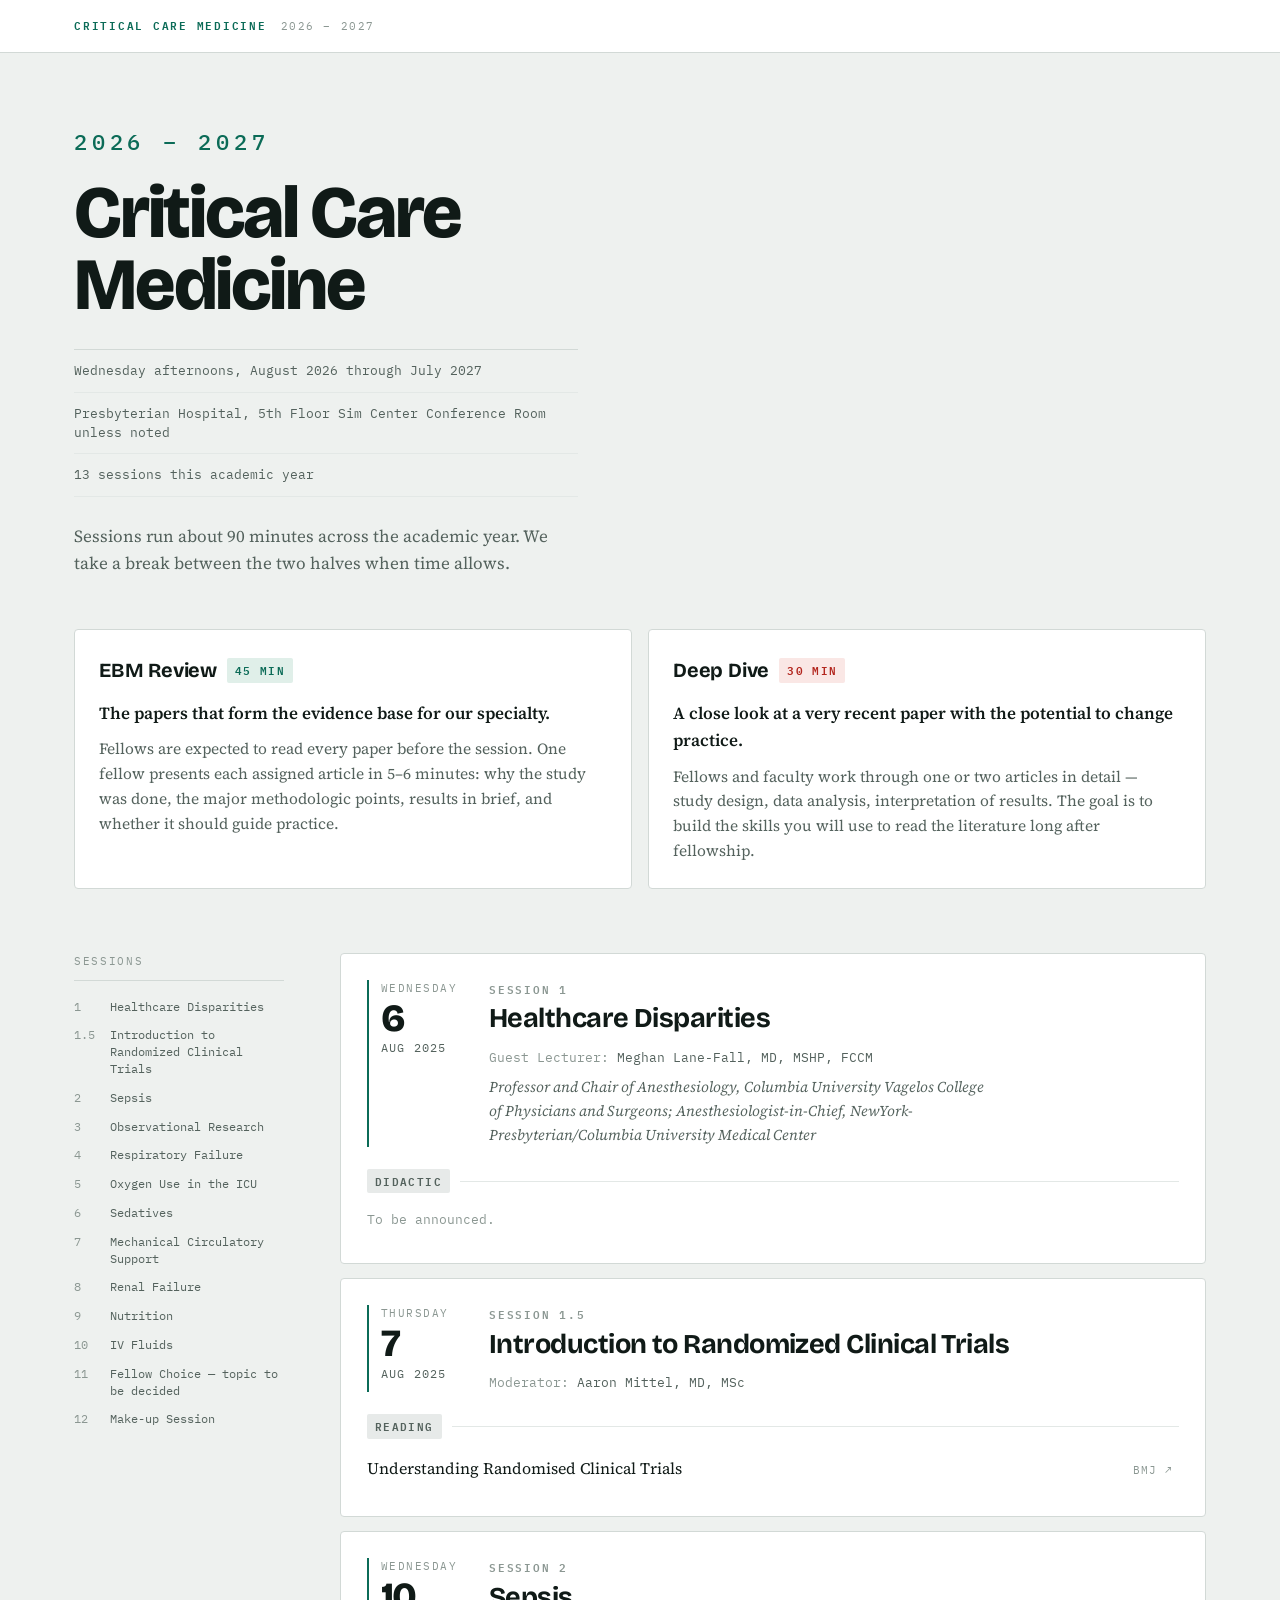
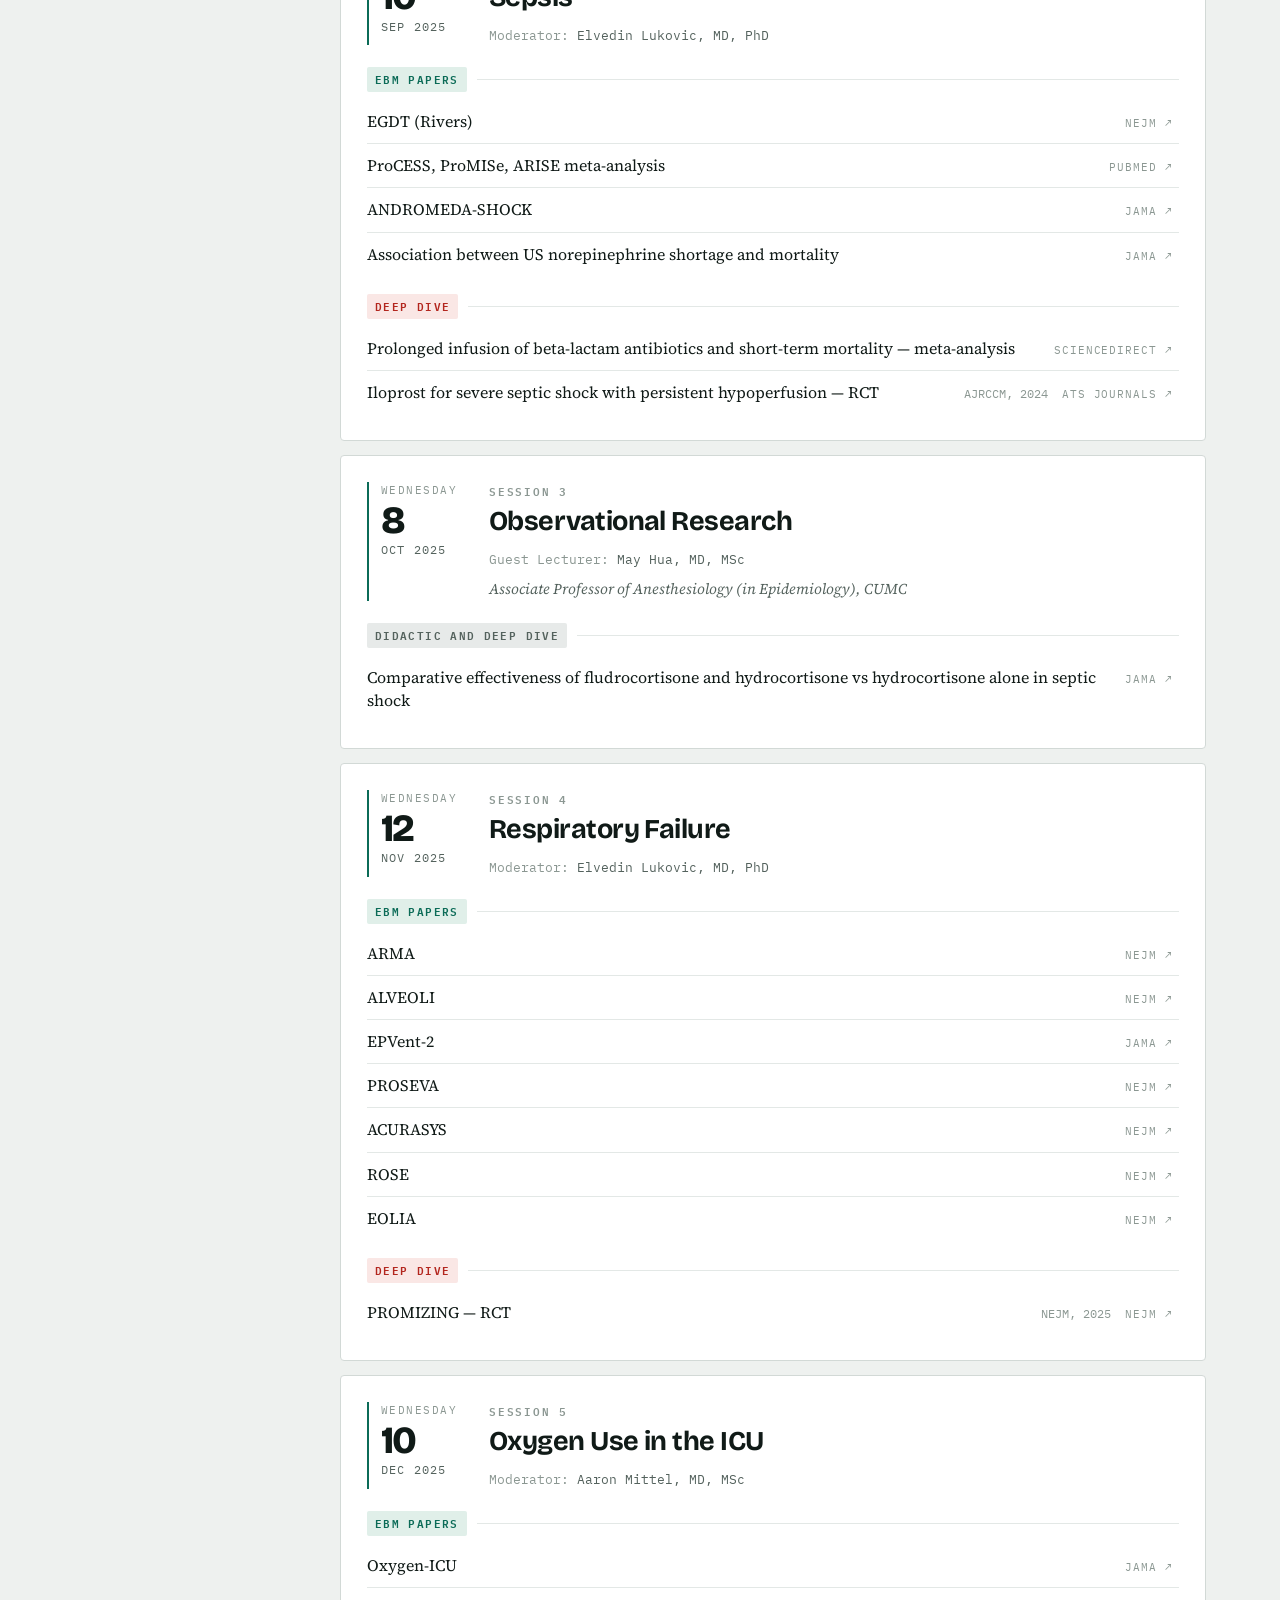
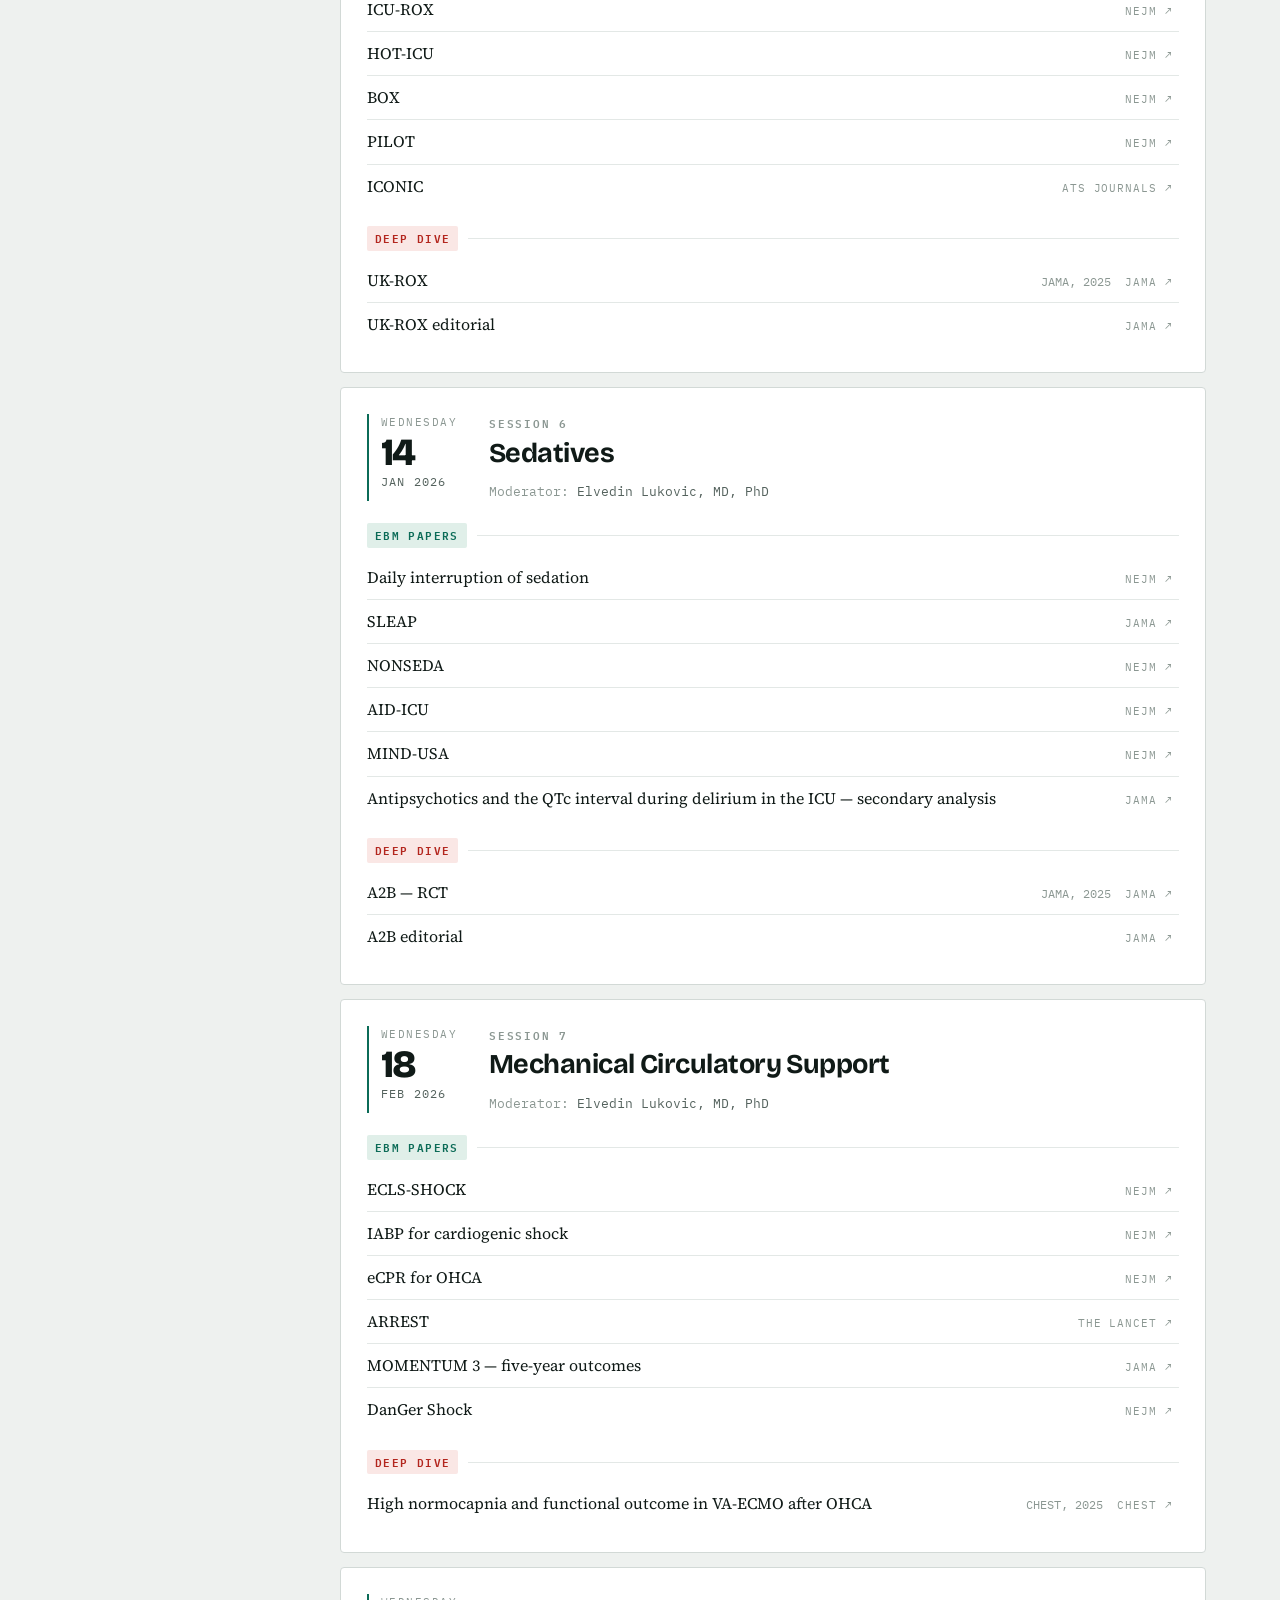
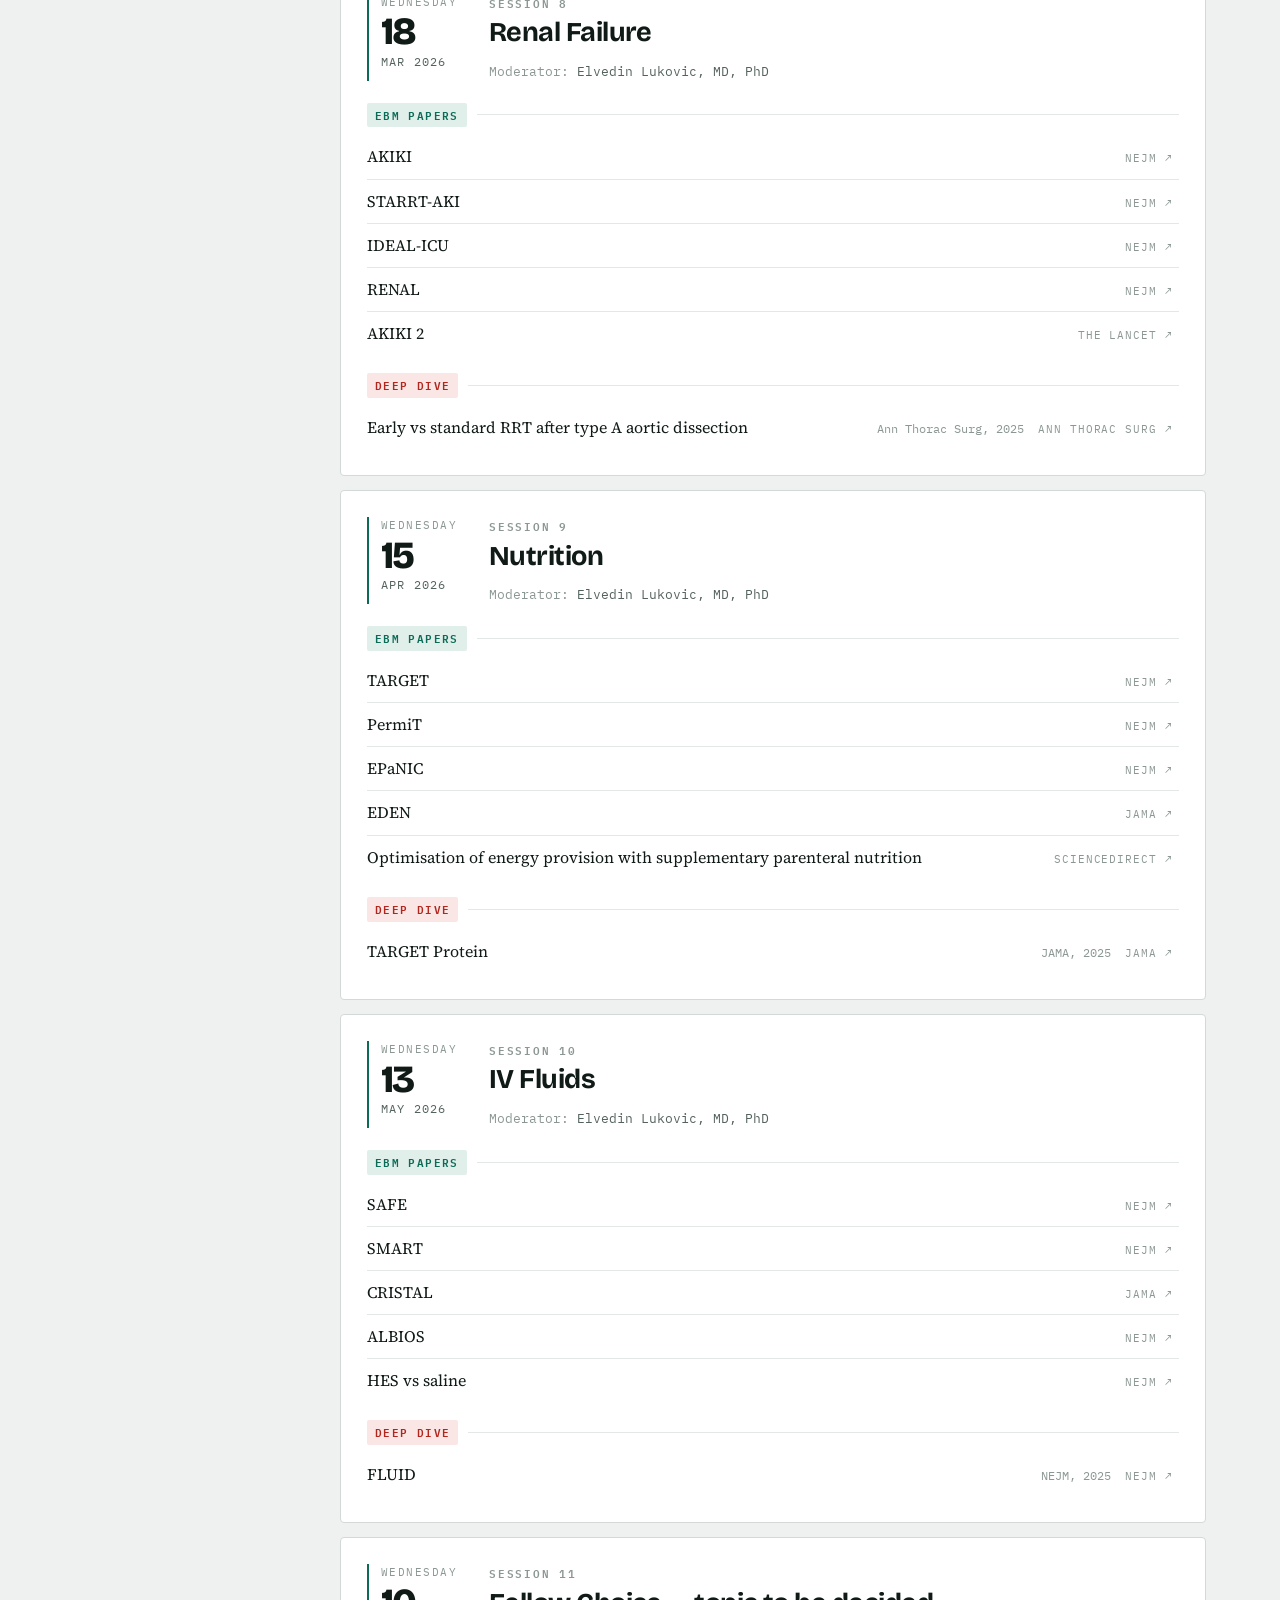
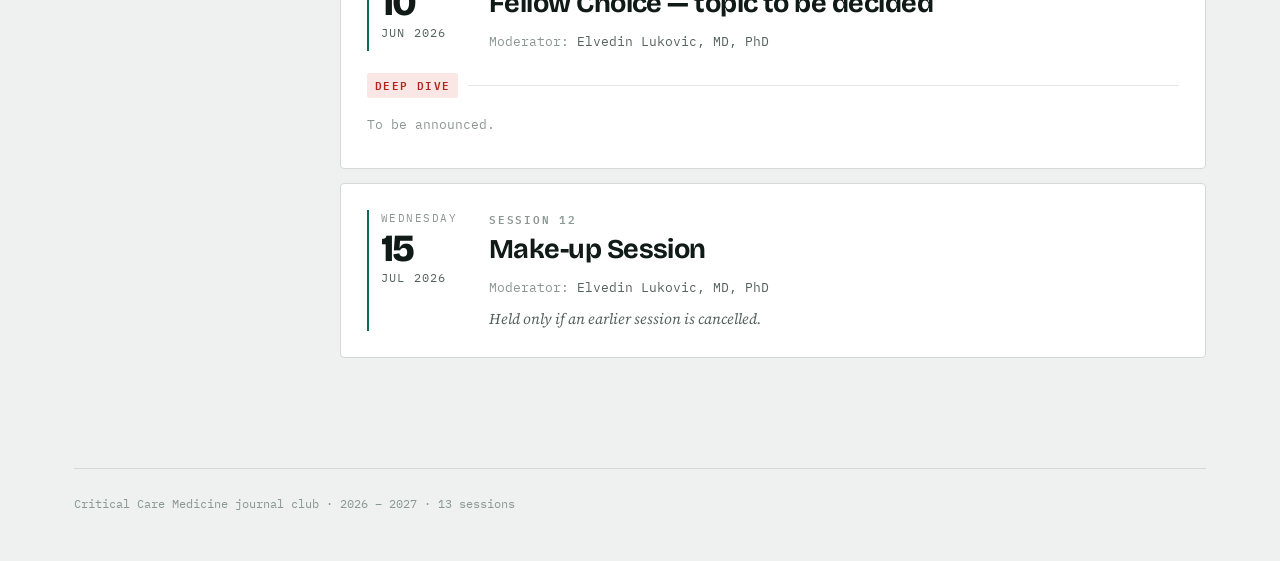
<file: index.html>
<!DOCTYPE html>
<html lang="en">
<head>
<meta charset="utf-8">
<meta name="viewport" content="width=device-width, initial-scale=1">
<title>Critical Care Medicine Journal Club — 2026–2027</title>
<meta name="description" content="Critical Care Medicine journal club schedule, 2026–2027 academic year.">
<link rel="preconnect" href="https://fonts.googleapis.com">
<link rel="preconnect" href="https://fonts.gstatic.com" crossorigin>
<link href="https://fonts.googleapis.com/css2?family=Bricolage+Grotesque:opsz,wght@12..96,500;12..96,700;12..96,800&family=IBM+Plex+Mono:wght@400;500;600&family=Source+Serif+4:ital,opsz,wght@0,8..60,400;0,8..60,600;1,8..60,400&display=swap" rel="stylesheet">

<script>
/* ============================================================================
   EDIT EVERYTHING HERE. Nothing below this block needs to be touched.

   To add a session, copy one { ... } chunk inside `sessions` and change it.
   To add a paper, add { title: "...", url: "..." } to a papers list.

   date:  always "YYYY-MM-DD". The weekday ("Wednesday") is worked out for you.
   kind:  "ebm" | "deep" | "didactic"  — only controls the colour of the tag.
   Any field you don't need, just delete the line.
   Leave papers: [] and the section shows "To be announced."
   ========================================================================== */

const PAGE = {

  program:  "Critical Care Medicine",
  subtitle: "Journal Club",
  year:     "2026 – 2027",

  // Short lines that sit under the title.
  meta: [
    "Wednesday afternoons, August 2026 through July 2027",
    "Presbyterian Hospital, 5th Floor Sim Center Conference Room unless noted"
  ],

  // Free paragraphs of introduction. Add or remove as you like.
  intro: [
    "Sessions run about 90 minutes across the academic year. We take a break between the two halves when time allows."
  ],

  // The two standing components of each session.
  formats: [
    {
      kind:    "ebm",
      name:    "EBM Review",
      minutes: "45 min",
      summary: "The papers that form the evidence base for our specialty.",
      detail:  "Fellows are expected to read every paper before the session. One fellow presents each assigned article in 5–6 minutes: why the study was done, the major methodologic points, results in brief, and whether it should guide practice."
    },
    {
      kind:    "deep",
      name:    "Deep Dive",
      minutes: "30 min",
      summary: "A close look at a very recent paper with the potential to change practice.",
      detail:  "Fellows and faculty work through one or two articles in detail — study design, data analysis, interpretation of results. The goal is to build the skills you will use to read the literature long after fellowship."
    }
  ],

  sessions: [

    {
      number: "1",
      title:  "Healthcare Disparities",
      date:   "2025-08-06",
      role:   "Guest Lecturer",
      person: "Meghan Lane-Fall, MD, MSHP, FCCM",
      affiliation: "Professor and Chair of Anesthesiology, Columbia University Vagelos College of Physicians and Surgeons; Anesthesiologist-in-Chief, NewYork-Presbyterian/Columbia University Medical Center",
      groups: [
        { kind: "didactic", label: "Didactic", papers: [] }
      ]
    },

    {
      number: "1.5",
      title:  "Introduction to Randomized Clinical Trials",
      date:   "2025-08-07",
      role:   "Moderator",
      person: "Aaron Mittel, MD, MSc",
      groups: [
        { kind: "didactic", label: "Reading", papers: [
          { title: "Understanding Randomised Clinical Trials", url: "https://adc.bmj.com/content/90/8/840" }
        ]}
      ]
    },

    {
      number: "2",
      title:  "Sepsis",
      date:   "2025-09-10",
      role:   "Moderator",
      person: "Elvedin Lukovic, MD, PhD",
      groups: [
        { kind: "ebm", label: "EBM papers", papers: [
          { title: "EGDT (Rivers)", url: "https://www.nejm.org/doi/full/10.1056/NEJMoa010307" },
          { title: "ProCESS, ProMISe, ARISE meta-analysis", url: "https://pubmed.ncbi.nlm.nih.gov/25952825/" },
          { title: "ANDROMEDA-SHOCK", url: "https://jamanetwork.com/journals/jama/fullarticle/2724361" },
          { title: "Association between US norepinephrine shortage and mortality", url: "https://jamanetwork.com/journals/jama/fullarticle/2612912" }
        ]},
        { kind: "deep", label: "Deep Dive", papers: [
          { title: "Prolonged infusion of beta-lactam antibiotics and short-term mortality — meta-analysis", url: "https://www.sciencedirect.com/science/article/pii/S2213716525001730?via%3Dihub" },
          { title: "Iloprost for severe septic shock with persistent hypoperfusion — RCT", note: "AJRCCM, 2024", url: "https://www.atsjournals.org/doi/full/10.1164/rccm.202410-1924OC" }
        ]}
      ]
    },

    {
      number: "3",
      title:  "Observational Research",
      date:   "2025-10-08",
      role:   "Guest Lecturer",
      person: "May Hua, MD, MSc",
      affiliation: "Associate Professor of Anesthesiology (in Epidemiology), CUMC",
      groups: [
        { kind: "didactic", label: "Didactic and Deep Dive", papers: [
          { title: "Comparative effectiveness of fludrocortisone and hydrocortisone vs hydrocortisone alone in septic shock", url: "https://jamanetwork.com/journals/jamainternalmedicine/fullarticle/2802801" }
        ]}
      ]
    },

    {
      number: "4",
      title:  "Respiratory Failure",
      date:   "2025-11-12",
      role:   "Moderator",
      person: "Elvedin Lukovic, MD, PhD",
      groups: [
        { kind: "ebm", label: "EBM papers", papers: [
          { title: "ARMA", url: "https://www.nejm.org/doi/full/10.1056/nejm200005043421801" },
          { title: "ALVEOLI", url: "https://www.nejm.org/doi/full/10.1056/NEJMoa032193" },
          { title: "EPVent-2", url: "https://jamanetwork.com/journals/jama/fullarticle/2725206" },
          { title: "PROSEVA", url: "https://www.nejm.org/doi/full/10.1056/nejmoa1214103" },
          { title: "ACURASYS", url: "https://www.nejm.org/doi/full/10.1056/nejmoa1005372" },
          { title: "ROSE", url: "https://www.nejm.org/doi/full/10.1056/nejmoa1901686" },
          { title: "EOLIA", url: "https://www.nejm.org/doi/full/10.1056/NEJMoa1800385" }
        ]},
        { kind: "deep", label: "Deep Dive", papers: [
          { title: "PROMIZING — RCT", note: "NEJM, 2025", url: "https://www.nejm.org/doi/10.1056/NEJMoa2505708" }
        ]}
      ]
    },

    {
      number: "5",
      title:  "Oxygen Use in the ICU",
      date:   "2025-12-10",
      role:   "Moderator",
      person: "Aaron Mittel, MD, MSc",
      groups: [
        { kind: "ebm", label: "EBM papers", papers: [
          { title: "Oxygen-ICU", url: "https://jamanetwork.com/journals/jama/fullarticle/2565306" },
          { title: "ICU-ROX", url: "https://www.nejm.org/doi/full/10.1056/NEJMoa1903297" },
          { title: "HOT-ICU", url: "https://www.nejm.org/doi/10.1056/NEJMoa2032510" },
          { title: "BOX", url: "https://www.nejm.org/doi/10.1056/NEJMoa2208686" },
          { title: "PILOT", url: "https://www.nejm.org/doi/full/10.1056/NEJMoa2208415" },
          { title: "ICONIC", url: "https://www.atsjournals.org/doi/abs/10.1164/rccm.202303-0560OC" }
        ]},
        { kind: "deep", label: "Deep Dive", papers: [
          { title: "UK-ROX", note: "JAMA, 2025", url: "https://jamanetwork.com/journals/jama/fullarticle/2835384" },
          { title: "UK-ROX editorial", url: "https://jamanetwork.com/journals/jama/fullarticle/2835385" }
        ]}
      ]
    },

    {
      number: "6",
      title:  "Sedatives",
      date:   "2026-01-14",
      role:   "Moderator",
      person: "Elvedin Lukovic, MD, PhD",
      groups: [
        { kind: "ebm", label: "EBM papers", papers: [
          { title: "Daily interruption of sedation", url: "https://www.nejm.org/doi/full/10.1056/nejm200005183422002" },
          { title: "SLEAP", url: "https://jamanetwork.com/journals/jama/fullarticle/1380160" },
          { title: "NONSEDA", url: "https://www.nejm.org/doi/full/10.1056/NEJMoa1906759" },
          { title: "AID-ICU", url: "https://www.nejm.org/doi/full/10.1056/NEJMoa2211868" },
          { title: "MIND-USA", url: "https://www.nejm.org/doi/10.1056/NEJMoa1808217" },
          { title: "Antipsychotics and the QTc interval during delirium in the ICU — secondary analysis", url: "https://jamanetwork.com/journals/jamanetworkopen/fullarticle/2814118" }
        ]},
        { kind: "deep", label: "Deep Dive", papers: [
          { title: "A2B — RCT", note: "JAMA, 2025", url: "https://jamanetwork.com/journals/jama/fullarticle/2834276" },
          { title: "A2B editorial", url: "https://jamanetwork.com/journals/jama/fullarticle/2834277" }
        ]}
      ]
    },

    {
      number: "7",
      title:  "Mechanical Circulatory Support",
      date:   "2026-02-18",
      role:   "Moderator",
      person: "Elvedin Lukovic, MD, PhD",
      groups: [
        { kind: "ebm", label: "EBM papers", papers: [
          { title: "ECLS-SHOCK", url: "https://www.nejm.org/doi/full/10.1056/NEJMoa2307227" },
          { title: "IABP for cardiogenic shock", url: "https://www.nejm.org/doi/full/10.1056/NEJMoa1208410" },
          { title: "eCPR for OHCA", url: "https://www.nejm.org/doi/full/10.1056/NEJMoa2204511" },
          { title: "ARREST", url: "https://www.thelancet.com/article/S0140-6736(20)32338-2/fulltext" },
          { title: "MOMENTUM 3 — five-year outcomes", url: "https://jamanetwork.com/journals/jama/fullarticle/2796306" },
          { title: "DanGer Shock", url: "https://www.nejm.org/doi/full/10.1056/NEJMoa2312572" }
        ]},
        { kind: "deep", label: "Deep Dive", papers: [
          { title: "High normocapnia and functional outcome in VA-ECMO after OHCA", note: "CHEST, 2025", url: "https://journal.chestnet.org/article/S0012-3692(25)00062-5/fulltext" }
        ]}
      ]
    },

    {
      number: "8",
      title:  "Renal Failure",
      date:   "2026-03-18",
      role:   "Moderator",
      person: "Elvedin Lukovic, MD, PhD",
      groups: [
        { kind: "ebm", label: "EBM papers", papers: [
          { title: "AKIKI", url: "https://www.nejm.org/doi/full/10.1056/NEJMoa1603017" },
          { title: "STARRT-AKI", url: "https://www.nejm.org/doi/full/10.1056/nejmoa2000741" },
          { title: "IDEAL-ICU", url: "https://www.nejm.org/doi/full/10.1056/NEJMoa1803213" },
          { title: "RENAL", url: "https://www.nejm.org/doi/full/10.1056/nejmoa0902413" },
          { title: "AKIKI 2", url: "https://www.thelancet.com/pdfs/journals/lancet/PIIS0140-6736(21)00350-0.pdf" }
        ]},
        { kind: "deep", label: "Deep Dive", papers: [
          { title: "Early vs standard RRT after type A aortic dissection", note: "Ann Thorac Surg, 2025", url: "https://www.annalsthoracicsurgery.org/article/S0003-4975(25)00003-7/fulltext" }
        ]}
      ]
    },

    {
      number: "9",
      title:  "Nutrition",
      date:   "2026-04-15",
      role:   "Moderator",
      person: "Elvedin Lukovic, MD, PhD",
      groups: [
        { kind: "ebm", label: "EBM papers", papers: [
          { title: "TARGET", url: "https://www.nejm.org/doi/full/10.1056/NEJMoa1811687" },
          { title: "PermiT", url: "https://www.nejm.org/doi/full/10.1056/NEJMoa1502826" },
          { title: "EPaNIC", url: "https://www.nejm.org/doi/full/10.1056/NEJMoa1102662" },
          { title: "EDEN", url: "https://jamanetwork.com/journals/jama/fullarticle/1355969" },
          { title: "Optimisation of energy provision with supplementary parenteral nutrition", url: "https://www.sciencedirect.com/science/article/pii/S0140673612613518?via%3Dihub" }
        ]},
        { kind: "deep", label: "Deep Dive", papers: [
          { title: "TARGET Protein", note: "JAMA, 2025", url: "https://jamanetwork.com/journals/jama/fullarticle/2835302" }
        ]}
      ]
    },

    {
      number: "10",
      title:  "IV Fluids",
      date:   "2026-05-13",
      role:   "Moderator",
      person: "Elvedin Lukovic, MD, PhD",
      groups: [
        { kind: "ebm", label: "EBM papers", papers: [
          { title: "SAFE", url: "https://www.nejm.org/doi/full/10.1056/nejmoa040232" },
          { title: "SMART", url: "https://www.nejm.org/doi/full/10.1056/nejmoa1711584" },
          { title: "CRISTAL", url: "https://jamanetwork.com/journals/jama/fullarticle/1752245" },
          { title: "ALBIOS", url: "https://www.nejm.org/doi/full/10.1056/nejmoa1305727" },
          { title: "HES vs saline", url: "https://www.nejm.org/doi/full/10.1056/NEJMoa1209759" }
        ]},
        { kind: "deep", label: "Deep Dive", papers: [
          { title: "FLUID", note: "NEJM, 2025", url: "https://www.nejm.org/doi/10.1056/NEJMoa2416761" }
        ]}
      ]
    },

    {
      number: "11",
      title:  "Fellow Choice — topic to be decided",
      date:   "2026-06-10",
      role:   "Moderator",
      person: "Elvedin Lukovic, MD, PhD",
      groups: [
        { kind: "deep", label: "Deep Dive", papers: [] }
      ]
    },

    {
      number: "12",
      title:  "Make-up Session",
      date:   "2026-07-15",
      role:   "Moderator",
      person: "Elvedin Lukovic, MD, PhD",
      note:   "Held only if an earlier session is cancelled.",
      groups: []
    }
  ]
};

/* Optional: how a journal's web address should be labelled on a link.
   Anything not listed here just shows its domain name. */
const JOURNALS = {
  "nejm.org": "NEJM",
  "jamanetwork.com": "JAMA",
  "thelancet.com": "The Lancet",
  "atsjournals.org": "ATS Journals",
  "pubmed.ncbi.nlm.nih.gov": "PubMed",
  "sciencedirect.com": "ScienceDirect",
  "journal.chestnet.org": "CHEST",
  "annalsthoracicsurgery.org": "Ann Thorac Surg",
  "adc.bmj.com": "BMJ"
};

/* ===== END OF EDITABLE CONTENT ============================================ */
</script>

<style>
:root{
  --paper:#EEF1EF;
  --card:#FFFFFF;
  --ink:#101A17;
  --ink-2:#54625D;
  --ink-3:#8B9792;
  --rule:#D2D9D6;
  --rule-soft:#E3E8E6;
  --accent:#0B6B57;
  --accent-soft:#E0EFE9;
  --alarm:#B3261E;
  --alarm-soft:#FAE7E5;
  --display:"Bricolage Grotesque","Helvetica Neue",Arial,sans-serif;
  --body:"Source Serif 4",Georgia,"Times New Roman",serif;
  --mono:"IBM Plex Mono",ui-monospace,SFMono-Regular,Menlo,monospace;
  --shell:1180px;
}

*,*::before,*::after{box-sizing:border-box}
html{-webkit-text-size-adjust:100%}
body{
  margin:0;
  background:var(--paper);
  color:var(--ink);
  font-family:var(--body);
  font-size:17px;
  line-height:1.6;
  -webkit-font-smoothing:antialiased;
}
a{color:inherit}
:focus-visible{outline:2px solid var(--accent);outline-offset:3px;border-radius:2px}

.shell{max-width:var(--shell);margin:0 auto;padding:0 24px}

/* ---------- masthead ---------- */
.masthead{border-bottom:1px solid var(--rule);background:var(--card)}
.masthead-in{display:flex;align-items:baseline;gap:14px;padding:16px 24px;max-width:var(--shell);margin:0 auto}
.mark{
  font-family:var(--mono);font-size:11px;font-weight:600;letter-spacing:.16em;
  text-transform:uppercase;color:var(--accent);
}
.mark-sub{font-family:var(--mono);font-size:11px;letter-spacing:.14em;text-transform:uppercase;color:var(--ink-3)}

/* ---------- hero ---------- */
.hero{padding:72px 0 40px}
.hero h1{
  font-family:var(--display);
  font-weight:800;
  font-size:clamp(2.6rem,7vw,4.6rem);
  line-height:.98;
  letter-spacing:-.03em;
  margin:0;
  max-width:14ch;
}
.hero-year{
  font-family:var(--mono);font-weight:500;
  font-size:clamp(1rem,2.2vw,1.35rem);
  letter-spacing:.22em;color:var(--accent);
  margin:0 0 18px;
}
.hero-meta{margin:28px 0 0;padding:0;list-style:none;border-top:1px solid var(--rule);max-width:56ch}
.hero-meta li{
  font-family:var(--mono);font-size:12.5px;line-height:1.55;color:var(--ink-2);
  padding:11px 0;border-bottom:1px solid var(--rule-soft);
}
.hero-intro{max-width:56ch;margin:26px 0 0;color:var(--ink-2)}
.hero-intro p{margin:0 0 12px}

/* ---------- format cards ---------- */
.formats{display:grid;gap:16px;grid-template-columns:repeat(auto-fit,minmax(280px,1fr));margin:0 0 64px}
.format{background:var(--card);border:1px solid var(--rule);border-radius:4px;padding:24px}
.format-head{display:flex;align-items:center;gap:10px;margin-bottom:14px;flex-wrap:wrap}
.format h2{font-family:var(--display);font-size:1.25rem;font-weight:700;letter-spacing:-.01em;margin:0}
.format-summary{margin:0 0 10px;font-weight:600}
.format-detail{margin:0;font-size:15.5px;color:var(--ink-2)}

.tag{
  font-family:var(--mono);font-size:10.5px;font-weight:600;letter-spacing:.13em;
  text-transform:uppercase;padding:4px 8px;border-radius:2px;white-space:nowrap;
}
.tag-ebm{background:var(--accent-soft);color:var(--accent)}
.tag-deep{background:var(--alarm-soft);color:var(--alarm)}
.tag-didactic{background:#E7EAE9;color:var(--ink-2)}

/* ---------- two-column body ---------- */
.body-grid{display:grid;grid-template-columns:1fr;gap:0;padding-bottom:96px}
@media(min-width:1000px){
  .body-grid{grid-template-columns:210px 1fr;gap:56px}
}

.index{display:none}
@media(min-width:1000px){
  .index{display:block;position:sticky;top:28px;align-self:start;max-height:calc(100vh - 56px);overflow:auto}
}
.index-title{
  font-family:var(--mono);font-size:10.5px;letter-spacing:.16em;text-transform:uppercase;
  color:var(--ink-3);margin:0 0 12px;padding-bottom:10px;border-bottom:1px solid var(--rule);
}
.index a{
  display:flex;gap:10px;text-decoration:none;font-family:var(--mono);font-size:12px;
  color:var(--ink-2);padding:6px 0;line-height:1.4;
}
.index a:hover{color:var(--accent)}
.index a[data-next="true"]{color:var(--alarm);font-weight:600}
.index .idx-num{color:var(--ink-3);min-width:26px}
.index a[data-next="true"] .idx-num{color:var(--alarm)}

/* ---------- sessions ---------- */
.session{
  background:var(--card);border:1px solid var(--rule);border-radius:4px;
  padding:26px;margin-bottom:14px;scroll-margin-top:24px;
}
.session[data-next="true"]{border-color:var(--alarm);box-shadow:0 0 0 3px var(--alarm-soft)}
.session[data-past="true"] .date-day,
.session[data-past="true"] .date-weekday{opacity:.42}

.session-top{display:grid;grid-template-columns:1fr;gap:18px}
@media(min-width:640px){.session-top{grid-template-columns:96px 1fr;gap:26px}}

.date-rail{border-left:2px solid var(--accent);padding-left:12px}
.session[data-next="true"] .date-rail{border-left-color:var(--alarm)}
.date-weekday{font-family:var(--mono);font-size:10.5px;letter-spacing:.14em;text-transform:uppercase;color:var(--ink-3)}
.date-day{font-family:var(--display);font-size:2.4rem;font-weight:800;line-height:1;letter-spacing:-.04em;margin:2px 0}
.date-month{font-family:var(--mono);font-size:11.5px;letter-spacing:.1em;text-transform:uppercase;color:var(--ink-2)}

.session-eyebrow{display:flex;align-items:center;gap:10px;margin-bottom:6px;flex-wrap:wrap}
.session-num{font-family:var(--mono);font-size:11px;font-weight:600;letter-spacing:.16em;text-transform:uppercase;color:var(--ink-3)}
.badge-next{
  font-family:var(--mono);font-size:10px;font-weight:600;letter-spacing:.14em;text-transform:uppercase;
  background:var(--alarm);color:#fff;padding:3px 8px;border-radius:2px;
}
.session h3{
  font-family:var(--display);font-size:clamp(1.35rem,3vw,1.7rem);font-weight:700;
  letter-spacing:-.02em;line-height:1.15;margin:0 0 12px;
}
.person{font-family:var(--mono);font-size:12.5px;color:var(--ink-2);margin:0}
.person .role{color:var(--ink-3)}
.affiliation{font-style:italic;font-size:15px;color:var(--ink-2);margin:8px 0 0;max-width:62ch}
.session-note{font-size:15px;color:var(--ink-2);margin:10px 0 0;font-style:italic}

.groups{margin-top:22px;display:grid;gap:18px}
.group-head{display:flex;align-items:center;gap:10px;margin-bottom:8px}
.group-rule{flex:1;height:1px;background:var(--rule-soft)}

.papers{list-style:none;margin:0;padding:0}
.papers li{border-bottom:1px solid var(--rule-soft)}
.papers li:last-child{border-bottom:0}
.paper{
  display:flex;align-items:baseline;gap:14px;text-decoration:none;
  padding:10px 6px 10px 0;transition:background .15s ease,padding .15s ease;
}
.paper:hover,.paper:focus-visible{background:#F6F8F7;padding-left:8px}
.paper-title{flex:1;font-size:16px;line-height:1.45}
.paper:hover .paper-title{color:var(--accent)}
.paper-note{font-family:var(--mono);font-size:11.5px;color:var(--ink-3);white-space:nowrap}
.paper-src{
  font-family:var(--mono);font-size:10.5px;letter-spacing:.09em;text-transform:uppercase;
  color:var(--ink-3);white-space:nowrap;
}
.paper:hover .paper-src{color:var(--accent)}
.tbd{font-family:var(--mono);font-size:12.5px;color:var(--ink-3);padding:8px 0;margin:0}

/* ---------- footer ---------- */
.foot{border-top:1px solid var(--rule);padding:26px 0 48px}
.foot p{font-family:var(--mono);font-size:11.5px;color:var(--ink-3);margin:0}

@media (prefers-reduced-motion:reduce){
  *{transition:none!important;animation:none!important;scroll-behavior:auto!important}
}
@media print{
  body{background:#fff}
  .index,.masthead{display:none}
  .session{break-inside:avoid;border-color:#ccc;box-shadow:none}
}
</style>
</head>

<body>

<header class="masthead">
  <div class="masthead-in">
    <span class="mark" id="m-program"></span>
    <span class="mark-sub" id="m-year"></span>
  </div>
</header>

<main>
  <div class="shell">
    <section class="hero">
      <p class="hero-year" id="hero-year"></p>
      <h1 id="hero-title"></h1>
      <ul class="hero-meta" id="hero-meta"></ul>
      <div class="hero-intro" id="hero-intro"></div>
    </section>

    <section class="formats" id="formats" aria-label="Session format"></section>

    <div class="body-grid">
      <nav class="index" aria-label="Session index">
        <p class="index-title">Sessions</p>
        <div id="index"></div>
      </nav>
      <section id="sessions" aria-label="Schedule"></section>
    </div>
  </div>

  <div class="shell">
    <footer class="foot"><p id="foot"></p></footer>
  </div>
</main>

<script>
(function () {
  const esc = s => String(s == null ? "" : s).replace(/[&<>"]/g, c => ({"&":"&amp;","<":"&lt;",">":"&gt;",'"':"&quot;"}[c]));
  const parse = iso => { const [y,m,d] = iso.split("-").map(Number); return new Date(y, m-1, d); };
  const fmt = (dt, o) => dt.toLocaleDateString("en-US", o);
  const slug = n => "session-" + String(n).replace(/\./g, "-");

  function source(url) {
    try {
      const host = new URL(url).hostname.replace(/^www\./, "");
      for (const key in JOURNALS) if (host === key || host.endsWith("." + key)) return JOURNALS[key];
      return host;
    } catch (e) { return ""; }
  }

  const today = new Date(); today.setHours(0,0,0,0);
  const dated = PAGE.sessions.map(s => parse(s.date));
  const nextIdx = dated.findIndex(d => d >= today);   // -1 once the year is over
  const yearRunning = nextIdx !== -1;

  // masthead + hero
  document.getElementById("m-program").textContent = PAGE.program;
  document.getElementById("m-year").textContent = PAGE.year;
  document.getElementById("hero-year").textContent = PAGE.year;
  document.getElementById("hero-title").textContent = PAGE.program;
  document.title = PAGE.program + " Journal Club — " + PAGE.year;

  document.getElementById("hero-meta").innerHTML =
    (PAGE.meta || []).map(m => "<li>" + esc(m) + "</li>").join("") +
    "<li>" + PAGE.sessions.length + " sessions this academic year</li>";

  document.getElementById("hero-intro").innerHTML =
    (PAGE.intro || []).map(p => "<p>" + esc(p) + "</p>").join("");

  // format cards
  document.getElementById("formats").innerHTML = (PAGE.formats || []).map(f => `
    <article class="format">
      <div class="format-head">
        <h2>${esc(f.name)}</h2>
        <span class="tag tag-${esc(f.kind)}">${esc(f.minutes || "")}</span>
      </div>
      <p class="format-summary">${esc(f.summary || "")}</p>
      <p class="format-detail">${esc(f.detail || "")}</p>
    </article>`).join("");

  // sessions
  document.getElementById("sessions").innerHTML = PAGE.sessions.map((s, i) => {
    const dt = dated[i];
    const isNext = i === nextIdx;
    const isPast = yearRunning && dt < today;

    const groups = (s.groups || []).map(g => {
      const rows = (g.papers || []).length
        ? `<ul class="papers">` + g.papers.map(p => `
            <li><a class="paper" href="${esc(p.url)}" target="_blank" rel="noopener">
              <span class="paper-title">${esc(p.title)}</span>
              ${p.note ? `<span class="paper-note">${esc(p.note)}</span>` : ""}
              <span class="paper-src">${esc(source(p.url))} &#8599;</span>
            </a></li>`).join("") + `</ul>`
        : `<p class="tbd">To be announced.</p>`;
      return `<div class="group">
        <div class="group-head">
          <span class="tag tag-${esc(g.kind || "ebm")}">${esc(g.label)}</span>
          <span class="group-rule"></span>
        </div>${rows}</div>`;
    }).join("");

    return `<article class="session" id="${slug(s.number)}"
              ${isNext ? 'data-next="true" aria-current="date"' : ""}
              ${isPast ? 'data-past="true"' : ""}>
      <div class="session-top">
        <div class="date-rail">
          <div class="date-weekday">${fmt(dt, {weekday:"long"})}</div>
          <div class="date-day">${dt.getDate()}</div>
          <div class="date-month">${fmt(dt, {month:"short"})} ${dt.getFullYear()}</div>
        </div>
        <div>
          <div class="session-eyebrow">
            <span class="session-num">Session ${esc(s.number)}</span>
            ${isNext ? '<span class="badge-next">Up next</span>' : ""}
          </div>
          <h3>${esc(s.title)}</h3>
          ${s.person ? `<p class="person"><span class="role">${esc(s.role || "Moderator")}:</span> ${esc(s.person)}</p>` : ""}
          ${s.affiliation ? `<p class="affiliation">${esc(s.affiliation)}</p>` : ""}
          ${s.note ? `<p class="session-note">${esc(s.note)}</p>` : ""}
        </div>
      </div>
      ${groups ? `<div class="groups">${groups}</div>` : ""}
    </article>`;
  }).join("");

  // side index
  document.getElementById("index").innerHTML = PAGE.sessions.map((s, i) => `
    <a href="#${slug(s.number)}" ${i === nextIdx ? 'data-next="true"' : ""}>
      <span class="idx-num">${esc(s.number)}</span><span>${esc(s.title)}</span>
    </a>`).join("");

  document.getElementById("foot").textContent =
    PAGE.program + " journal club · " + PAGE.year + " · " + PAGE.sessions.length + " sessions";
})();
</script>
</body>
</html>
</file>
